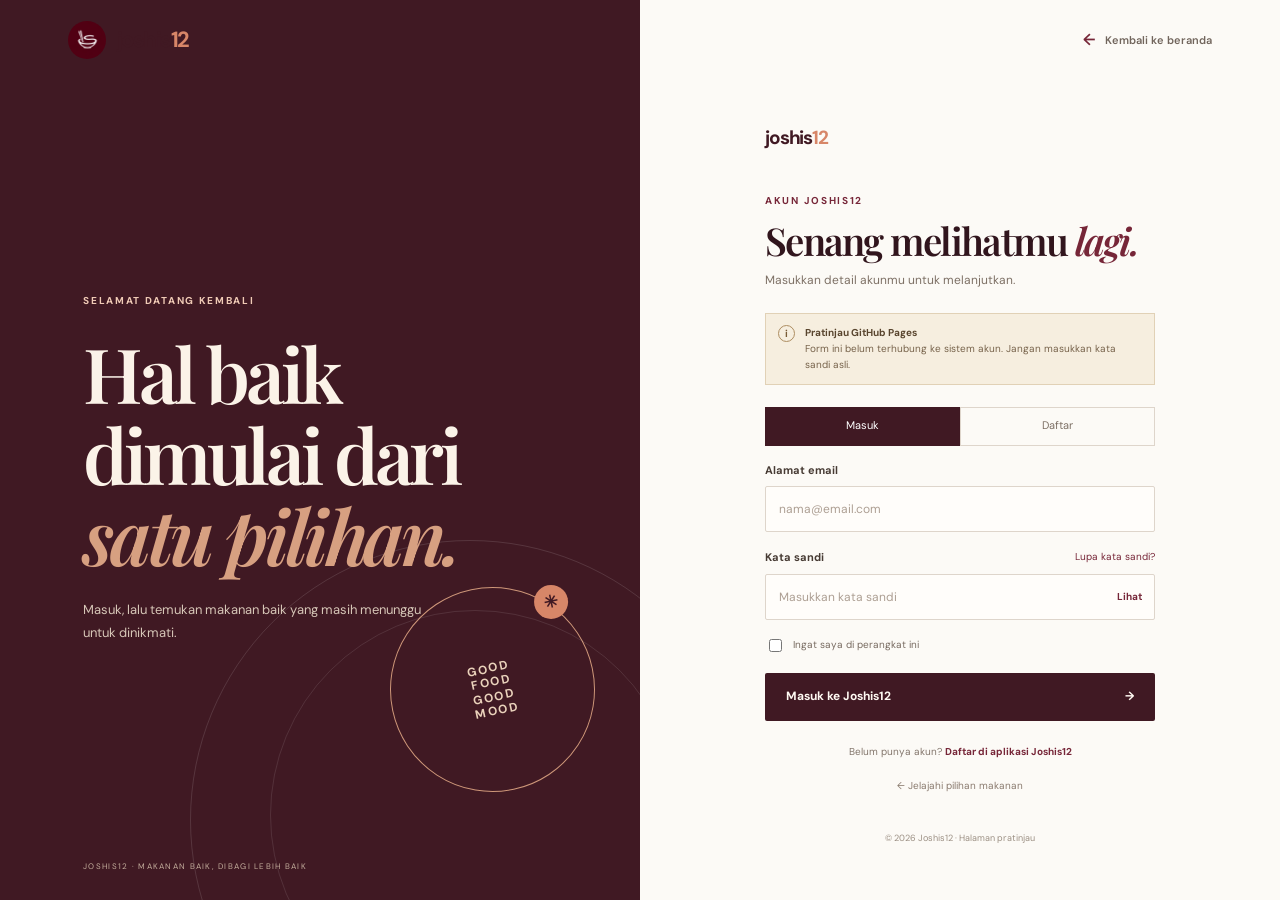
<file: docs/login.html>
<!doctype html>
<html lang="id">
<head>
  <meta charset="utf-8">
  <meta name="viewport" content="width=device-width, initial-scale=1">
  <meta name="theme-color" content="#f6f0e7">
  <meta name="description" content="Masuk ke Joshis12 untuk menemukan makanan surplus di sekitarmu.">
  <title>Masuk — Joshis12</title>
  <link rel="preconnect" href="https://fonts.googleapis.com">
  <link rel="preconnect" href="https://fonts.gstatic.com" crossorigin>
  <link href="https://fonts.googleapis.com/css2?family=DM+Sans:wght@400;500;600;700&family=Playfair+Display:wght@600;700;800&display=swap" rel="stylesheet">
  <link rel="stylesheet" href="assets/css/joshis12.css">
</head>
<body class="login-page">
  <header class="login-header">
    <a class="brand" href="index.html"><img src="assets/brand-logo.jpg" alt=""><span>joshis<span>12</span></span></a>
    <a class="back-link" href="index.html"><span aria-hidden="true">←</span> Kembali ke beranda</a>
  </header>
  <main class="login-layout">
    <section class="login-art">
      <div class="login-art-copy">
        <p class="eyebrow">SELAMAT DATANG KEMBALI</p>
        <h1>Hal baik<br>dimulai dari<br><em>satu pilihan.</em></h1>
        <p>Masuk, lalu temukan makanan baik yang masih menunggu untuk dinikmati.</p>
      </div>
      <div class="login-art-circle" aria-hidden="true"><span>GOOD<br>FOOD<br>GOOD<br>MOOD</span><b>✳</b></div>
      <span class="login-art-foot">JOSHIS12 · MAKANAN BAIK, DIBAGI LEBIH BAIK</span>
    </section>
    <section class="login-panel">
      <div class="login-card">
        <a class="login-home" href="index.html">joshis<span>12</span></a>
        <p class="eyebrow eyebrow-dark">AKUN JOSHIS12</p>
        <h2>Senang melihatmu <em>lagi.</em></h2>
        <p class="login-intro">Masukkan detail akunmu untuk melanjutkan.</p>
        <div class="demo-alert" role="note"><span>i</span><p><strong>Pratinjau GitHub Pages</strong><br>Form ini belum terhubung ke sistem akun. Jangan masukkan kata sandi asli.</p></div>
        <div class="auth-tabs login-tabs" role="tablist" aria-label="Aksi akun">
          <button class="active" type="button" data-auth-mode="login" role="tab" aria-selected="true">Masuk</button>
          <button type="button" data-auth-mode="register" role="tab" aria-selected="false">Daftar</button>
        </div>
        <form id="loginForm" novalidate>
          <div class="register-fields login-register-fields" hidden>
            <label class="form-label" for="registerName">Nama lengkap</label>
            <input class="form-input" id="registerName" name="name" type="text" autocomplete="name" placeholder="Nama Anda">
            <label class="form-label" for="registerRole">Saya bergabung sebagai</label>
            <select class="form-input" id="registerRole" name="role">
              <option value="pembeli">Pembeli makanan</option>
              <option value="penjual">Penjual / mitra</option>
            </select>
          </div>
          <label class="form-label" for="email">Alamat email</label>
          <input class="form-input" id="email" name="email" type="email" autocomplete="email" placeholder="nama@email.com" required>
          <div class="password-label"><label class="form-label" for="password">Kata sandi</label><a class="forgot-link" href="#demoNotice">Lupa kata sandi?</a></div>
          <div class="password-field">
            <input class="form-input" id="password" name="password" type="password" autocomplete="current-password" placeholder="Masukkan kata sandi" required>
            <button id="togglePassword" type="button" aria-label="Tampilkan kata sandi" aria-pressed="false">Lihat</button>
          </div>
          <div class="register-fields login-register-fields" hidden>
            <label class="form-label" for="passwordConfirm">Ulangi kata sandi</label>
            <input class="form-input" id="passwordConfirm" name="passwordConfirm" type="password" autocomplete="new-password" placeholder="Ketik ulang kata sandi">
          </div>
          <label class="remember-row"><input type="checkbox" name="remember"><span>Ingat saya di perangkat ini</span></label>
          <button class="button button-dark login-submit" type="submit">Masuk ke Joshis12 <span aria-hidden="true">→</span></button>
          <p class="form-message" id="demoNotice" role="status" aria-live="polite" hidden></p>
        </form>
        <p class="login-signup">Belum punya akun? <a href="#demoNotice" id="signupLink">Daftar di aplikasi Joshis12</a></p>
        <a class="login-return" href="index.html">← Jelajahi pilihan makanan</a>
      </div>
      <p class="login-copyright">© 2026 Joshis12 · Halaman pratinjau</p>
    </section>
  </main>
  <script src="assets/js/site.js"></script>
</body>
</html>
</file>
<file: docs/assets/css/joshis12.css>
:root {
  color-scheme: light;
  --paper: #f6f0e7;
  --paper-light: #fcfaf6;
  --ink: #29211e;
  --muted: #766b64;
  --line: #e5dbce;
  --wine: #762638;
  --wine-deep: #401923;
  --wine-dark: #31151d;
  --coral: #d78668;
  --olive: #65704d;
  --serif: "Playfair Display", Georgia, serif;
  --sans: "DM Sans", "Segoe UI", sans-serif;
}

*, *::before, *::after { box-sizing: border-box; }
html { scroll-behavior: smooth; scroll-padding-top: 84px; }
body { margin: 0; color: var(--ink); background: var(--paper-light); font: 400 15px/1.6 var(--sans); -webkit-font-smoothing: antialiased; }
body, button, input { font-family: var(--sans); }
img { display: block; max-width: 100%; }
a { color: inherit; text-decoration: none; }
button, input { font: inherit; }
button, a { -webkit-tap-highlight-color: transparent; }
button:focus-visible, a:focus-visible, input:focus-visible { outline: 3px solid #db9b74; outline-offset: 3px; }
h1, h2, h3, p { margin-top: 0; }
.announcement { display: flex; min-height: 34px; align-items: center; justify-content: center; gap: 9px; padding: 6px 16px; background: var(--wine-deep); color: #f3e7d9; font-size: 11px; letter-spacing: .06em; text-align: center; }
.announcement-dot { width: 6px; height: 6px; border-radius: 50%; background: #d9a77e; box-shadow: 0 0 0 3px rgba(217,167,126,.15); }
.site-header { position: sticky; z-index: 20; top: 0; background: rgba(252,250,246,.94); backdrop-filter: blur(14px); border-bottom: 1px solid rgba(68,45,38,.08); }
.nav-wrap { width: min(1200px, calc(100% - 64px)); min-height: 78px; margin: auto; display: flex; align-items: center; justify-content: space-between; gap: 30px; }
.brand { display: inline-flex; align-items: center; gap: 11px; color: var(--wine-deep); font-size: 22px; font-weight: 700; letter-spacing: -.07em; }
.brand > img { width: 38px; height: 38px; border-radius: 50%; object-fit: cover; }
.brand > span > span, .login-home span, .footer-brand > span:last-child > span { color: var(--coral); }
.main-nav { display: flex; align-items: center; gap: clamp(17px, 3vw, 40px); }
.main-nav > a { color: #61564e; font-size: 13px; font-weight: 600; transition: color .18s ease; }
.main-nav > a:hover { color: var(--wine); }
.main-nav .nav-login { display: inline-flex; min-height: 40px; align-items: center; gap: 12px; padding: 0 17px; border: 1px solid var(--wine-deep); border-radius: 3px; color: var(--wine-deep); }
.main-nav .nav-login:hover { color: #fff; background: var(--wine-deep); }
.menu-toggle { display: none; }

.hero { position: relative; overflow: hidden; min-height: 590px; background: var(--paper); }
.hero::after { position: absolute; right: -12%; bottom: -59%; width: 63vw; aspect-ratio: 1; border: 1px solid rgba(64,25,35,.12); border-radius: 50%; content: ""; pointer-events: none; }
.hero-inner { position: relative; z-index: 1; display: grid; width: min(1200px, calc(100% - 64px)); min-height: 590px; grid-template-columns: 1fr 1.04fr; align-items: center; gap: 24px; margin: 0 auto; padding: 40px 0 54px; }
.hero-grain { position: absolute; inset: 0; opacity: .14; background-image: url("data:image/svg+xml,%3Csvg viewBox='0 0 180 180' xmlns='http://www.w3.org/2000/svg'%3E%3Cfilter id='n'%3E%3CfeTurbulence type='fractalNoise' baseFrequency='.85' numOctaves='3' stitchTiles='stitch'/%3E%3C/filter%3E%3Crect width='100%25' height='100%25' filter='url(%23n)' opacity='.14'/%3E%3C/svg%3E"); pointer-events: none; }
.hero-copy { position: relative; z-index: 2; padding: 36px 0 34px 3.5%; }
.eyebrow { display: flex; align-items: center; gap: 10px; margin-bottom: 23px; color: #f0cbb6; font-size: 10px; font-weight: 700; letter-spacing: .17em; }
.eyebrow > span:first-child:not(.eyebrow-line) { width: 7px; height: 7px; border-radius: 50%; background: var(--coral); }
.hero h1, .login-art h1 { margin: 0; color: var(--wine-dark); font: 600 clamp(46px, 6vw, 74px)/1.07 var(--serif); letter-spacing: -.055em; }
.hero h1 em, h2 em, .login-art h1 em { color: var(--wine); font-weight: 600; }
.hero h1 > span { color: #796957; font-size: .73em; letter-spacing: -.035em; }
.hero-description { max-width: 440px; margin: 23px 0 24px; color: #75695f; font-size: 15px; line-height: 1.8; }
.hero-actions { display: flex; align-items: center; flex-wrap: wrap; gap: 24px; }
.button { display: inline-flex; min-height: 48px; align-items: center; justify-content: center; gap: 24px; padding: 0 20px; border: 1px solid transparent; border-radius: 2px; font-size: 12px; font-weight: 700; transition: transform .18s ease, background .18s ease, color .18s ease; }
.button:hover { transform: translateY(-2px); }
.button-dark { background: var(--wine-deep); color: #fffaf3; }
.button-dark:hover { background: var(--wine); }
.text-link { display: inline-flex; align-items: center; gap: 12px; color: var(--wine-deep); font-size: 12px; font-weight: 700; }
.text-link span, .button span { transition: transform .18s ease; }
.text-link:hover span, .button:hover span { transform: translate(2px,-2px); }
.hero-footnote { display: flex; align-items: center; gap: 12px; margin-top: 42px; color: #87796d; font-size: 11px; }
.avatar-stack { display: flex; padding-left: 3px; }
.avatar-stack i { display: grid; width: 25px; height: 25px; place-items: center; margin-left: -4px; border: 2px solid var(--paper); border-radius: 50%; background: #c7886e; color: white; font-size: 9px; font-style: normal; font-weight: 700; }
.avatar-stack i:nth-child(2) { background: #85896c; }
.avatar-stack i:nth-child(3) { background: #ac7750; }
.hero-art { position: relative; display: grid; min-height: 485px; place-items: center; }
.art-orbit { position: absolute; width: min(94%, 455px); aspect-ratio: 1; border: 1px solid rgba(64,25,35,.14); border-radius: 50%; transform: rotate(-24deg) scaleY(.88); }
.orbit-two { width: min(76%, 370px); border-color: rgba(118,38,56,.14); transform: rotate(38deg) scaleY(.9); }
.plate { position: relative; z-index: 1; display: grid; width: clamp(255px, 35vw, 390px); aspect-ratio: 1; place-items: center; border: 13px solid #fbf8f0; border-radius: 50%; background: linear-gradient(145deg,#fffdfa,#e4d8c6); box-shadow: 0 28px 65px rgba(60,40,30,.19), inset 0 0 0 2px rgba(94,71,55,.08); transform: rotate(-7deg); }
.plate-inner { position: relative; overflow: hidden; width: 82%; aspect-ratio: 1; border: 2px solid rgba(103,69,44,.16); border-radius: 50%; background: radial-gradient(circle at 35% 35%,#f2dfb6,#bd8752 74%,#855839); }
.food-photo { position: absolute; inset: 8%; border: 4px solid rgba(246,240,231,.73); border-radius: 50%; background: url("https://images.unsplash.com/photo-1512058564366-18510be2db19?w=720&auto=format&fit=crop&q=85") center/cover; box-shadow: 0 8px 18px rgba(35,24,16,.22); }
.leaf { position: absolute; z-index: 2; display: block; width: 22%; height: 11%; border-radius: 100% 0 100% 0; background: #71804d; box-shadow: inset 3px 1px 5px rgba(255,255,255,.25); }
.leaf-one { top: 18%; left: 16%; transform: rotate(22deg); }
.leaf-two { right: 12%; bottom: 23%; width: 17%; height: 9%; transform: rotate(190deg); }
.tomato { position: absolute; z-index: 2; width: 13%; aspect-ratio: 1; border: 2px solid rgba(255,239,210,.56); border-radius: 50%; background: #bd5637; box-shadow: 0 3px 8px rgba(68,34,20,.26); }
.tomato-one { top: 14%; right: 20%; }
.tomato-two { bottom: 14%; left: 24%; width: 10%; }
.art-stamp { position: absolute; z-index: 2; top: 12%; right: 10%; display: grid; width: 85px; aspect-ratio: 1; place-content: center; border: 1px solid rgba(64,25,35,.58); border-radius: 50%; color: var(--wine-deep); font-size: 11px; font-weight: 700; line-height: 1.1; text-align: center; transform: rotate(12deg); }
.art-stamp b { position: absolute; top: -6px; right: 2px; display: grid; width: 24px; height: 24px; place-items: center; border-radius: 50%; background: var(--wine-deep); color: white; font-size: 12px; }
.floating-note { position: absolute; z-index: 3; display: flex; min-width: 190px; align-items: center; gap: 11px; padding: 12px 15px; border: 1px solid rgba(75,53,43,.08); background: rgba(252,250,246,.95); box-shadow: 0 9px 24px rgba(54,36,26,.1); }
.floating-note > span:last-child { display: grid; gap: 2px; }
.floating-note b { color: #352a25; font-size: 11px; }
.floating-note small { color: #887b6f; font-size: 9px; }
.note-top { top: 21%; left: -1%; }
.note-bottom { right: 0; bottom: 18%; }
.note-icon { display: grid; width: 34px; height: 34px; flex: 0 0 34px; place-items: center; border-radius: 50%; background: #efe5d8; color: var(--wine); font-size: 18px; }
.note-price { font-size: 10px; font-weight: 700; }
.art-caption { position: absolute; right: 13%; bottom: 4%; color: #897b6d; font-size: 8px; letter-spacing: .17em; }
.hero-index { position: absolute; right: 4%; bottom: 25px; display: flex; align-items: center; gap: 10px; color: #907f70; font-size: 9px; letter-spacing: .12em; }
.hero-index i { width: 52px; height: 1px; background: #b7a698; }
.manifesto { display: flex; min-height: 88px; align-items: center; justify-content: center; gap: 17px; padding: 17px 24px; background: var(--wine-deep); color: #f4e9dc; text-align: center; }
.manifesto p { margin: 0; font: 500 clamp(16px,2.4vw,21px)/1.4 var(--serif); }
.manifesto p span { color: #dcac8e; font-style: italic; }
.manifesto-mark { color: #d28d70; font-size: 21px; }

.app-hub { padding: 70px 0; background: #fcfaf6; }
.app-hub-heading { display: flex; align-items: end; justify-content: space-between; gap: 30px; margin-bottom: 24px; }
.app-hub-heading h2 { margin: 0; }
.app-hub-heading > p { max-width: 330px; margin: 0 0 5px; color: #806f62; font-size: 12px; }
.app-hub-grid { display: grid; grid-template-columns: repeat(3, minmax(0,1fr)); border: 1px solid #e2d7c9; }
.app-hub-card { position: relative; display: grid; grid-template-columns: 42px 1fr 24px; align-items: center; gap: 12px; min-height: 138px; padding: 19px; border-right: 1px solid #e2d7c9; background: #fffdfa; transition: background .18s ease, transform .18s ease; }
.app-hub-card:last-child { border-right: 0; }
.app-hub-card:hover { background: #f4eddf; transform: translateY(-3px); }
.app-hub-icon { display: grid; width: 42px; height: 42px; place-items: center; border: 1px solid #cdbda9; border-radius: 50%; color: var(--wine); font: 700 11px var(--serif); }
.app-hub-card div { min-width: 0; }
.app-hub-card small { display: block; margin-bottom: 5px; color: #9a8978; font-size: 8px; letter-spacing: .12em; }
.app-hub-card strong { display: block; color: var(--wine-deep); font: 600 17px/1.2 var(--serif); }
.app-hub-card p { margin: 5px 0 0; color: #817366; font-size: 9px; }
.app-hub-card > b { color: var(--wine); font-size: 17px; }

.theme-hub { padding: 64px 0; background: #ebe2d5; }
.theme-hub-wrap { display: grid; grid-template-columns: 220px 1fr; align-items: end; gap: 32px; }
.theme-hub-copy h2 { margin: 0; font-size: 38px; }
.theme-pills { display: grid; grid-template-columns: repeat(5, minmax(0,1fr)); gap: 8px; }
.theme-pills a { position: relative; min-height: 138px; padding: 14px; border: 1px solid #d2c3b2; background: rgba(255,253,250,.65); transition: transform .18s ease, background .18s ease; }
.theme-pills a:nth-child(1) { background: #b9a38e; color: #241b17; }
.theme-pills a:nth-child(2) { background: #9da987; color: #20331d; }
.theme-pills a:nth-child(3) { background: #ed7945; color: #2b211e; }
.theme-pills a:nth-child(4) { background: #768b89; color: #172d2e; }
.theme-pills a:nth-child(5) { background: #4a2832; color: #f7eee5; }
.theme-pills a:hover { transform: translateY(-5px); }
.theme-pills span { display: block; font-size: 8px; opacity: .72; }
.theme-pills strong { display: block; margin-top: 35px; font: 600 17px/1.05 var(--serif); }
.theme-pills b { position: absolute; right: 10px; bottom: 8px; font-size: 13px; }

.section-wrap { width: min(1150px, calc(100% - 64px)); margin-inline: auto; }
.catalog { padding-top: 105px; padding-bottom: 108px; }
.section-top { display: flex; align-items: end; justify-content: space-between; gap: 35px; margin-bottom: 32px; }
.eyebrow-dark { margin-bottom: 13px; color: var(--wine); }
.eyebrow-line { display: inline-block; width: 32px; height: 1px; margin-left: 5px; background: currentColor; }
h2 { color: var(--wine-dark); font: 600 clamp(32px,4.6vw,48px)/1.15 var(--serif); letter-spacing: -.045em; }
.section-top h2 { margin: 0; }
.section-top h2 em { color: var(--wine); }
.section-intro { max-width: 330px; margin: 0 0 4px; color: #7c7065; font-size: 12px; line-height: 1.8; }
.catalog-tools { display: flex; align-items: center; justify-content: space-between; gap: 20px; padding: 15px 0; border-top: 1px solid var(--line); border-bottom: 1px solid var(--line); }
.search-field { display: flex; width: min(310px,100%); align-items: center; gap: 9px; color: #8c796a; }
.search-field > span { font-size: 25px; line-height: 1; transform: rotate(-15deg); }
.search-field input { width: 100%; min-width: 0; padding: 7px 0; border: 0; outline: 0; background: transparent; color: var(--ink); font-size: 12px; }
.search-field input::placeholder { color: #93877e; }
.filter-row { display: flex; flex-wrap: wrap; gap: 7px; }
.filter-chip { min-height: 31px; padding: 0 13px; border: 1px solid transparent; border-radius: 2px; background: transparent; color: #776a60; font-size: 10px; cursor: pointer; transition: background .16s ease, color .16s ease; }
.filter-chip:hover { background: #eee5da; color: var(--wine-deep); }
.filter-chip.active { border-color: var(--wine-deep); background: var(--wine-deep); color: #fff; }
.result-count { margin: 16px 0; color: #918276; font-size: 10px; }
.food-grid { display: grid; grid-template-columns: repeat(3,minmax(0,1fr)); gap: 23px; }
.food-card { min-width: 0; background: #fffdfa; transition: transform .2s ease, box-shadow .2s ease; }
.food-card:hover { transform: translateY(-4px); box-shadow: 0 14px 32px rgba(65,44,31,.1); }
.food-card[hidden] { display: none; }
.food-image { position: relative; overflow: hidden; height: clamp(190px,24vw,280px); background: #e7dccd; }
.food-image img { width: 100%; height: 100%; object-fit: cover; transition: transform .45s ease; }
.food-card:hover .food-image img { transform: scale(1.04); }
.food-tag { position: absolute; top: 13px; left: 13px; padding: 6px 9px; background: rgba(252,250,246,.92); color: var(--wine-deep); font-size: 8px; font-weight: 700; letter-spacing: .1em; }
.image-index { position: absolute; right: 14px; bottom: 8px; color: #fff; font: 600 26px/1 var(--serif); text-shadow: 0 1px 6px rgba(0,0,0,.4); }
.food-body { padding: 17px 16px 12px; }
.food-kicker { color: #998679; font-size: 8px; font-weight: 700; letter-spacing: .13em; }
.food-body h3 { margin: 5px 0 17px; color: var(--wine-deep); font: 600 20px/1.25 var(--serif); letter-spacing: -.025em; }
.food-bottom { display: flex; align-items: end; justify-content: space-between; gap: 12px; padding-bottom: 14px; border-bottom: 1px solid #eee6dc; }
.food-bottom > div { display: grid; gap: 2px; }
.food-bottom span { color: #9b8e82; font-size: 9px; }
.food-bottom strong { color: var(--wine-deep); font-size: 13px; }
.food-bottom .free-price { color: var(--olive); }
.food-bottom .pickup { text-align: right; }
.restaurant-name { display: flex; align-items: center; justify-content: space-between; margin: 12px 0 0; color: #75685d; font-size: 10px; }
.restaurant-name span { color: var(--wine); font-size: 14px; }
.catalog-empty { padding: 28px; border: 1px dashed #cdbfae; color: var(--muted); text-align: center; }
.demo-note { display: flex; align-items: center; gap: 9px; margin: 22px 0 0; color: #8e8074; font-size: 10px; }
.demo-note > span { display: grid; width: 17px; height: 17px; place-items: center; border: 1px solid #b49b87; border-radius: 50%; color: var(--wine); font-size: 10px; font-weight: 700; }

.how-section { padding: 90px 0; background: #eee6da; }
.how-inner { display: grid; grid-template-columns: .82fr 1.18fr; gap: clamp(45px,9vw,125px); align-items: start; }
.how-heading { position: sticky; top: 130px; }
.how-heading h2 { margin-bottom: 18px; }
.how-heading > p:not(.eyebrow) { max-width: 300px; margin-bottom: 23px; color: #796c60; font-size: 12px; line-height: 1.8; }
.how-heading .text-link { font-size: 11px; }
.step-list article { display: grid; grid-template-columns: 48px 1fr 32px; align-items: center; gap: 15px; padding: 20px 0; border-top: 1px solid #d8ccbc; }
.step-list article:last-child { border-bottom: 1px solid #d8ccbc; }
.step-no { align-self: start; padding-top: 3px; color: #a38e7e; font: 600 12px var(--serif); }
.step-list h3 { margin: 0 0 4px; color: var(--wine-deep); font: 600 20px var(--serif); }
.step-list p { margin: 0; color: #817467; font-size: 11px; }
.step-mark { display: grid; width: 31px; height: 31px; place-items: center; border: 1px solid #cbbba9; border-radius: 50%; color: var(--wine); font-size: 17px; }
.partner-section { padding: 82px 32px; }
.partner-panel { position: relative; overflow: hidden; display: flex; width: min(1150px,100%); min-height: 300px; align-items: center; justify-content: space-between; gap: 35px; margin: auto; padding: 55px clamp(28px,7vw,85px); background: var(--wine-deep); color: #f9f2e7; }
.partner-panel::after { position: absolute; top: -220px; right: 140px; width: 470px; height: 470px; border: 1px solid rgba(236,211,183,.12); border-radius: 50%; content: ""; }
.partner-copy { position: relative; z-index: 1; max-width: 480px; }
.partner-copy .eyebrow { margin-bottom: 15px; }
.partner-copy h2 { margin-bottom: 13px; color: #fff8ec; }
.partner-copy h2 em { color: #dca589; }
.partner-copy > p:not(.eyebrow) { max-width: 440px; margin-bottom: 20px; color: #dfcfc0; font-size: 12px; line-height: 1.8; }
.button-light { min-height: 43px; border-color: #e1c4ad; color: #fff6eb; }
.button-light:hover { background: #fff6eb; color: var(--wine-deep); }
.partner-art { position: relative; z-index: 1; display: grid; width: 200px; height: 200px; flex: 0 0 200px; place-items: center; }
.partner-circle { position: relative; display: grid; width: 160px; height: 160px; place-items: center; border: 1px solid #cd9c7d; border-radius: 50%; color: #eed8c0; font-size: 12px; font-weight: 700; line-height: 1.1; letter-spacing: .13em; text-align: center; transform: rotate(9deg); }
.partner-circle b { position: absolute; right: 6px; bottom: 7px; display: grid; width: 35px; height: 35px; place-items: center; border-radius: 50%; background: var(--coral); color: var(--wine-deep); font-size: 18px; }
.partner-scribble { position: absolute; right: -3px; bottom: 5px; color: #d9aa8a; font: italic 14px var(--serif); transform: rotate(-12deg); }
.site-footer { padding: 34px max(32px,calc((100% - 1150px)/2)) 0; background: #28211e; color: #d9cfc5; }
.footer-main { display: grid; grid-template-columns: 1.2fr 1.2fr 1.6fr 1fr; align-items: center; gap: 20px; padding-bottom: 26px; }
.footer-brand { color: #fff8ec; }
.brand-monogram { display: grid; width: 34px; height: 34px; place-items: center; border: 1px solid #b57d68; border-radius: 50%; color: #e3b18e; font: 700 20px var(--serif); }
.footer-main > p { margin: 0; color: #b9aa9d; font-size: 10px; }
.footer-main nav { display: flex; flex-wrap: wrap; gap: 20px; }
.footer-main nav a, .footer-aside { color: #c9bcb0; font-size: 10px; }
.footer-main nav a:hover { color: #e5b292; }
.footer-aside { text-align: right; }
.footer-bottom { display: flex; justify-content: space-between; gap: 16px; padding: 14px 0; border-top: 1px solid rgba(255,255,255,.12); color: #a99b8f; font-size: 9px; }
.footer-bottom b { margin-left: 7px; color: #d69a79; }

/* Login preview */
.login-page { min-height: 100vh; background: var(--paper-light); }
.login-header { position: absolute; z-index: 2; top: 0; left: 0; display: flex; width: 100%; align-items: center; justify-content: space-between; padding: 21px 5.3%; }
.back-link { color: #71655c; font-size: 11px; font-weight: 600; }
.back-link span { margin-right: 7px; color: var(--wine); font-size: 16px; vertical-align: -1px; }
.login-layout { display: grid; min-height: 100vh; grid-template-columns: 1fr 1fr; }
.login-art { position: relative; overflow: hidden; display: flex; min-height: 700px; flex-direction: column; justify-content: center; padding: 120px 10% 70px 13%; background: var(--wine-deep); color: #f8efe2; }
.login-art::before { position: absolute; right: -110px; bottom: -200px; width: 560px; height: 560px; border: 1px solid rgba(255,255,255,.12); border-radius: 50%; content: ""; }
.login-art::after { position: absolute; right: -40px; bottom: -120px; width: 410px; height: 410px; border: 1px solid rgba(255,255,255,.1); border-radius: 50%; content: ""; }
.login-art-copy { position: relative; z-index: 1; max-width: 470px; }
.login-art h1 { color: #fbf3e8; font-size: clamp(48px,6.1vw,76px); }
.login-art h1 em { color: #d7a081; }
.login-art-copy > p:last-child { max-width: 340px; margin-top: 22px; color: #d6c6b7; font-size: 13px; line-height: 1.8; }
.login-art-circle { position: absolute; right: 7%; bottom: 12%; display: grid; width: clamp(125px,17vw,205px); aspect-ratio: 1; place-items: center; border: 1px solid #ce9779; border-radius: 50%; color: #ead2bb; font-size: 12px; font-weight: 700; line-height: 1.2; letter-spacing: .16em; text-align: center; transform: rotate(-12deg); }
.login-art-circle b { position: absolute; top: 11px; right: 9px; display: grid; width: 34px; height: 34px; place-items: center; border-radius: 50%; background: var(--coral); color: var(--wine-deep); font-size: 17px; }
.login-art-foot { position: absolute; bottom: 27px; left: 13%; color: #c3ad9c; font-size: 8px; letter-spacing: .16em; }
.login-panel { display: flex; min-height: 700px; flex-direction: column; align-items: center; justify-content: center; padding: 100px 48px 32px; }
.login-card { width: min(100%,390px); }
.login-home { display: inline-block; margin-bottom: 40px; color: var(--wine-deep); font-size: 19px; font-weight: 700; letter-spacing: -.06em; }
.login-card .eyebrow { margin-bottom: 9px; }
.login-card h2 { margin-bottom: 9px; font-size: clamp(31px,3vw,39px); }
.login-intro { margin-bottom: 22px; color: #7d7065; font-size: 12px; }
.demo-alert { display: flex; align-items: flex-start; gap: 10px; margin-bottom: 22px; padding: 11px 12px; border: 1px solid #e1d1b6; background: #f6eedf; }
.demo-alert > span { display: grid; width: 17px; height: 17px; flex: 0 0 17px; place-items: center; border: 1px solid #ad8d61; border-radius: 50%; color: #795c38; font-size: 10px; font-weight: 700; }
.demo-alert p { margin: 0; color: #77634b; font-size: 10px; line-height: 1.6; }
.demo-alert strong { color: #59452e; }
.form-label { display: block; margin-bottom: 7px; color: #473b34; font-size: 11px; font-weight: 700; }
.form-input { width: 100%; height: 46px; padding: 0 13px; border: 1px solid #ded5cb; border-radius: 2px; background: #fffdfa; color: var(--ink); font-size: 12px; }
.form-input::placeholder { color: #ad9f93; }
.form-input:focus { border-color: #9b5b5c; outline: 2px solid rgba(118,38,56,.1); }
.password-label { display: flex; justify-content: space-between; gap: 12px; margin-top: 17px; }
.forgot-link { color: var(--wine); font-size: 10px; }
.password-field { position: relative; }
.password-field .form-input { padding-right: 88px; }
.password-field button { position: absolute; top: 0; right: 0; height: 46px; padding: 0 13px; border: 0; background: transparent; color: var(--wine); font-size: 10px; font-weight: 700; cursor: pointer; }
.remember-row { display: flex; align-items: center; gap: 8px; margin: 16px 0 18px; color: #776a60; font-size: 10px; cursor: pointer; }
.remember-row input { accent-color: var(--wine); }
.login-submit { width: 100%; justify-content: space-between; cursor: pointer; }
.form-message { margin: 13px 0 0; padding: 10px 12px; border: 1px solid #d9c3aa; background: #f5ede2; color: #6b4c39; font-size: 10px; line-height: 1.65; }
.login-signup { margin: 23px 0 18px; color: #82756b; font-size: 10px; text-align: center; }
.login-signup a { color: var(--wine); font-weight: 700; }
.login-return { display: block; color: #8a7b6f; font-size: 10px; text-align: center; }
.login-return:hover, .login-signup a:hover, .forgot-link:hover { text-decoration: underline; }
.login-copyright { margin: 37px 0 0; color: #9b8f83; font-size: 9px; }

.login-tabs{display:grid;grid-template-columns:1fr 1fr;margin-bottom:16px}.login-tabs button{height:39px;border:1px solid #ded5cb;background:transparent;color:#7d7065;font-size:11px;cursor:pointer}.login-tabs button.active{border-color:var(--wine-deep);background:var(--wine-deep);color:#fff}.login-register-fields{display:grid;gap:7px}.login-register-fields[hidden]{display:none}.login-register-fields select{margin-bottom:4px}.login-register-fields+.form-label{margin-top:14px}.login-success{border:1px solid #bacbaa;background:#edf4e7;color:#4f663d}.login-error{border:1px solid #dfb3ad;background:#f8eae7;color:#843e35}

/* Functional demo commerce surfaces */
.buy-button {
  width: 100%;
  min-height: 42px;
  margin-top: 12px;
  border: 1px solid var(--wine-deep);
  border-radius: 2px;
  background: transparent;
  color: var(--wine-deep);
  font-size: 11px;
  font-weight: 700;
  cursor: pointer;
  transition: background .16s ease, color .16s ease, transform .16s ease;
}
.buy-button:hover { background: var(--wine-deep); color: #fff; transform: translateY(-1px); }
.sell-section { padding: 82px 0; border-top: 1px solid var(--line); background: #efe7da; }
.sell-grid { display: grid; grid-template-columns: .78fr 1.22fr; gap: clamp(35px,8vw,100px); align-items: start; }
.sell-copy h2 { max-width: 420px; }
.sell-copy > p:last-child { max-width: 390px; color: #77695e; font-size: 12px; }
.sell-form { display: grid; gap: 13px; padding: 26px; border: 1px solid #d8cdbc; background: #faf7f0; }
.sell-fields { display: grid; grid-template-columns: 1fr 1fr; gap: 13px; }
.sell-form label, .checkout-form label { display: grid; gap: 6px; color: #574940; font-size: 10px; font-weight: 700; }
.sell-form input, .checkout-form input { width: 100%; height: 43px; padding: 0 12px; border: 1px solid #d8cdbc; border-radius: 2px; background: #fff; color: var(--ink); font-size: 12px; }
.sell-form .button { width: max-content; margin-top: 4px; cursor: pointer; }
.sell-message { min-height: 17px; margin: 0; color: var(--olive); font-size: 10px; }
.orders-section { padding: 82px 0; background: var(--paper-light); }
.clear-data-button { min-height: 38px; padding: 0 13px; border: 1px solid #cbbcad; background: transparent; color: #76675b; font-size: 10px; cursor: pointer; }
.activity-grid { display: grid; grid-template-columns: 1fr 1fr; gap: 18px; }
.activity-grid > div { min-height: 120px; padding: 20px; border: 1px solid var(--line); background: #fffdfa; }
.activity-grid h3 { margin: 0 0 12px; color: var(--wine-deep); font: 600 20px var(--serif); }
.activity-list { display: grid; gap: 8px; }
.empty-activity { margin: 0; color: #968778; font-size: 11px; }
.activity-item { display: flex; align-items: center; justify-content: space-between; gap: 12px; padding: 10px 0; border-top: 1px solid #eee6dc; color: #65584e; font-size: 10px; }
.activity-item strong { color: var(--wine-deep); }
.activity-item span:last-child { color: var(--olive); font-weight: 700; }
.checkout-dialog { width: min(460px, calc(100% - 32px)); padding: 0; border: 1px solid #d7c7b5; border-radius: 3px; background: #fcfaf6; color: var(--ink); box-shadow: 0 25px 80px rgba(39,25,20,.25); }
.checkout-dialog::backdrop { background: rgba(35,22,18,.58); backdrop-filter: blur(4px); }
.checkout-form { position: relative; display: grid; gap: 13px; padding: 30px; }
.checkout-form h2 { margin: -4px 0 4px; font-size: 36px; }
.dialog-close { position: absolute; top: 12px; right: 12px; width: 32px; height: 32px; border: 1px solid var(--line); background: transparent; color: #77675b; font-size: 18px; cursor: pointer; }
.checkout-summary { display: flex; align-items: end; justify-content: space-between; gap: 14px; padding: 14px; border: 1px solid #e4dacd; background: #f5efe5; }
.checkout-summary > div { display: grid; gap: 3px; }
.checkout-summary span { color: #77695e; font-size: 10px; }
.checkout-summary strong { color: var(--wine-deep); font-size: 14px; }
.checkout-summary label { width: 92px; }
.checkout-summary input { text-align: center; }
.checkout-note { margin: 2px 0; }
.checkout-submit { width: 100%; justify-content: space-between; cursor: pointer; }

@media (max-width: 900px) {
  .hero-inner { grid-template-columns: 1fr 1fr; }
  .hero-art { min-height: 410px; }
  .note-top { left: -4%; }
  .note-bottom { right: -5%; }
  .food-image { height: 220px; }
  .footer-main { grid-template-columns: 1fr 1fr; }
  .footer-aside { text-align: left; }
  .login-layout { grid-template-columns: .9fr 1.1fr; }
  .login-panel { padding-right: 35px; padding-left: 35px; }
  .login-art { padding-left: 10%; }
  .login-art-foot { left: 10%; }
}
@media (max-width: 680px) {
  .nav-wrap { width: calc(100% - 36px); min-height: 66px; }
  .brand { font-size: 20px; }
  .brand > img { width: 34px; height: 34px; }
  .menu-toggle { display: grid; width: 40px; height: 40px; align-content: center; justify-content: center; gap: 5px; border: 1px solid var(--line); background: transparent; cursor: pointer; }
  .menu-toggle span { display: block; width: 17px; height: 1px; background: var(--wine-deep); }
  .main-nav { position: absolute; top: 100%; right: 0; left: 0; display: none; align-items: stretch; gap: 0; padding: 8px 18px 17px; border-bottom: 1px solid var(--line); background: var(--paper-light); box-shadow: 0 12px 18px rgba(39,30,25,.08); }
  .main-nav.open { display: flex; flex-direction: column; }
  .main-nav > a { padding: 12px 5px; }
  .main-nav .nav-login { justify-content: space-between; margin-top: 5px; padding: 10px 13px; }
  .hero-inner { width: calc(100% - 42px); min-height: auto; grid-template-columns: 1fr; gap: 6px; padding: 62px 0 45px; }
  .hero-copy { padding: 0; }
  .hero h1 { font-size: clamp(49px,12vw,70px); }
  .hero-description { max-width: 450px; margin: 17px 0 20px; font-size: 13px; }
  .hero-footnote { margin-top: 25px; }
  .hero-art { min-height: min(95vw,440px); margin-top: 5px; }
  .plate { width: min(74vw,330px); }
  .art-orbit { width: min(89vw,400px); }
  .orbit-two { width: min(72vw,325px); }
  .note-top { top: 14%; left: 0; }
  .note-bottom { right: 0; bottom: 11%; }
  .floating-note { min-width: 174px; padding: 9px 11px; }
  .art-stamp { top: 7%; right: 7%; width: 68px; font-size: 9px; }
  .art-caption { right: 8%; bottom: 1%; }
  .hero-index { display: none; }
  .manifesto { min-height: 75px; }
  .section-wrap { width: calc(100% - 40px); }
  .catalog { padding-top: 69px; padding-bottom: 72px; }
  .section-top { display: block; margin-bottom: 24px; }
  .section-top h2 { max-width: 450px; }
  .section-intro { margin-top: 12px; font-size: 11px; }
  .catalog-tools { align-items: flex-start; flex-direction: column; gap: 12px; }
  .search-field { width: 100%; }
  .filter-row { gap: 3px; }
  .filter-chip { padding: 0 10px; }
  .food-grid { grid-template-columns: 1fr; gap: 18px; }
  .food-card { display: grid; grid-template-columns: .9fr 1.1fr; }
  .food-image { height: 100%; min-height: 190px; }
  .food-body { display: flex; flex-direction: column; justify-content: center; padding: 15px 12px; }
  .food-kicker { font-size: 7px; }
  .food-body h3 { margin: 6px 0 12px; font-size: 18px; }
  .food-bottom { gap: 5px; padding-bottom: 10px; }
  .food-bottom span { font-size: 8px; }
  .food-bottom strong { font-size: 11px; }
  .restaurant-name { gap: 5px; font-size: 8px; }
  .how-section { padding: 66px 0; }
  .how-inner { grid-template-columns: 1fr; gap: 28px; }
  .how-heading { position: static; }
  .step-list article { grid-template-columns: 34px 1fr 31px; gap: 9px; }
  .partner-section { padding: 55px 20px; }
  .partner-panel { min-height: 0; padding: 37px 25px; }
  .partner-art { display: none; }
  .site-footer { padding: 28px 20px 0; }
  .footer-main { grid-template-columns: 1fr 1fr; gap: 13px; }
  .footer-main nav { gap: 12px; }
  .footer-aside { font-size: 9px; }
  .footer-bottom { font-size: 8px; }
  .login-header { padding: 17px 20px; }
  .back-link { font-size: 0; }
  .back-link span { font-size: 21px; }
  .login-layout { grid-template-columns: 1fr; }
  .login-art { min-height: 275px; justify-content: flex-end; padding: 88px 25px 31px; }
  .login-art h1 { font-size: clamp(38px,9vw,54px); }
  .login-art-copy .eyebrow { margin-bottom: 12px; }
  .login-art-copy > p:last-child { max-width: 300px; margin-top: 11px; font-size: 11px; }
  .login-art-circle { right: 7%; bottom: 20px; width: 92px; font-size: 8px; }
  .login-art-circle b { width: 25px; height: 25px; font-size: 13px; }
  .login-art-foot { display: none; }
  .login-panel { min-height: auto; padding: 39px 24px 25px; }
  .login-home { margin-bottom: 25px; }
  .login-copyright { margin-top: 25px; }
}
@media (max-width: 680px) {
  .app-hub { padding: 55px 0; }
  .app-hub-heading { display: block; }
  .app-hub-heading > p { margin-top: 10px; }
  .app-hub-grid { grid-template-columns: 1fr; }
  .app-hub-card { min-height: 112px; border-right: 0; border-bottom: 1px solid #e2d7c9; }
  .app-hub-card:last-child { border-bottom: 0; }
  .theme-hub { padding: 50px 0; }
  .theme-hub-wrap { grid-template-columns: 1fr; gap: 20px; }
  .theme-hub-copy h2 { font-size: 32px; }
  .theme-pills { grid-template-columns: repeat(5, 140px); overflow-x: auto; padding-bottom: 8px; }
  .theme-pills a { min-height: 120px; }
}
@media (max-width: 680px) {
  .sell-section, .orders-section { padding: 58px 0; }
  .sell-grid { grid-template-columns: 1fr; gap: 24px; }
  .sell-fields { grid-template-columns: 1fr; }
  .sell-form { padding: 18px; }
  .sell-form .button { width: 100%; }
  .activity-grid { grid-template-columns: 1fr; }
  .checkout-form { padding: 24px 18px; }
  .checkout-form h2 { font-size: 31px; }
}
@media (max-width: 390px) {
  .announcement { font-size: 9px; }
  .hero-inner { width: calc(100% - 34px); }
  .hero-actions { gap: 15px; }
  .button { gap: 13px; padding-inline: 14px; }
  .food-image { min-height: 174px; }
  .food-body { padding: 12px 9px; }
  .food-kicker { letter-spacing: .06em; }
  .food-body h3 { font-size: 16px; }
  .food-bottom { flex-wrap: wrap; }
  .restaurant-name { font-size: 7px; }
  .footer-main { grid-template-columns: 1fr; }
}
@media (prefers-reduced-motion: reduce) {
  *, *::before, *::after { scroll-behavior: auto !important; transition-duration: .01ms !important; animation-duration: .01ms !important; animation-iteration-count: 1 !important; }
}
</file>
